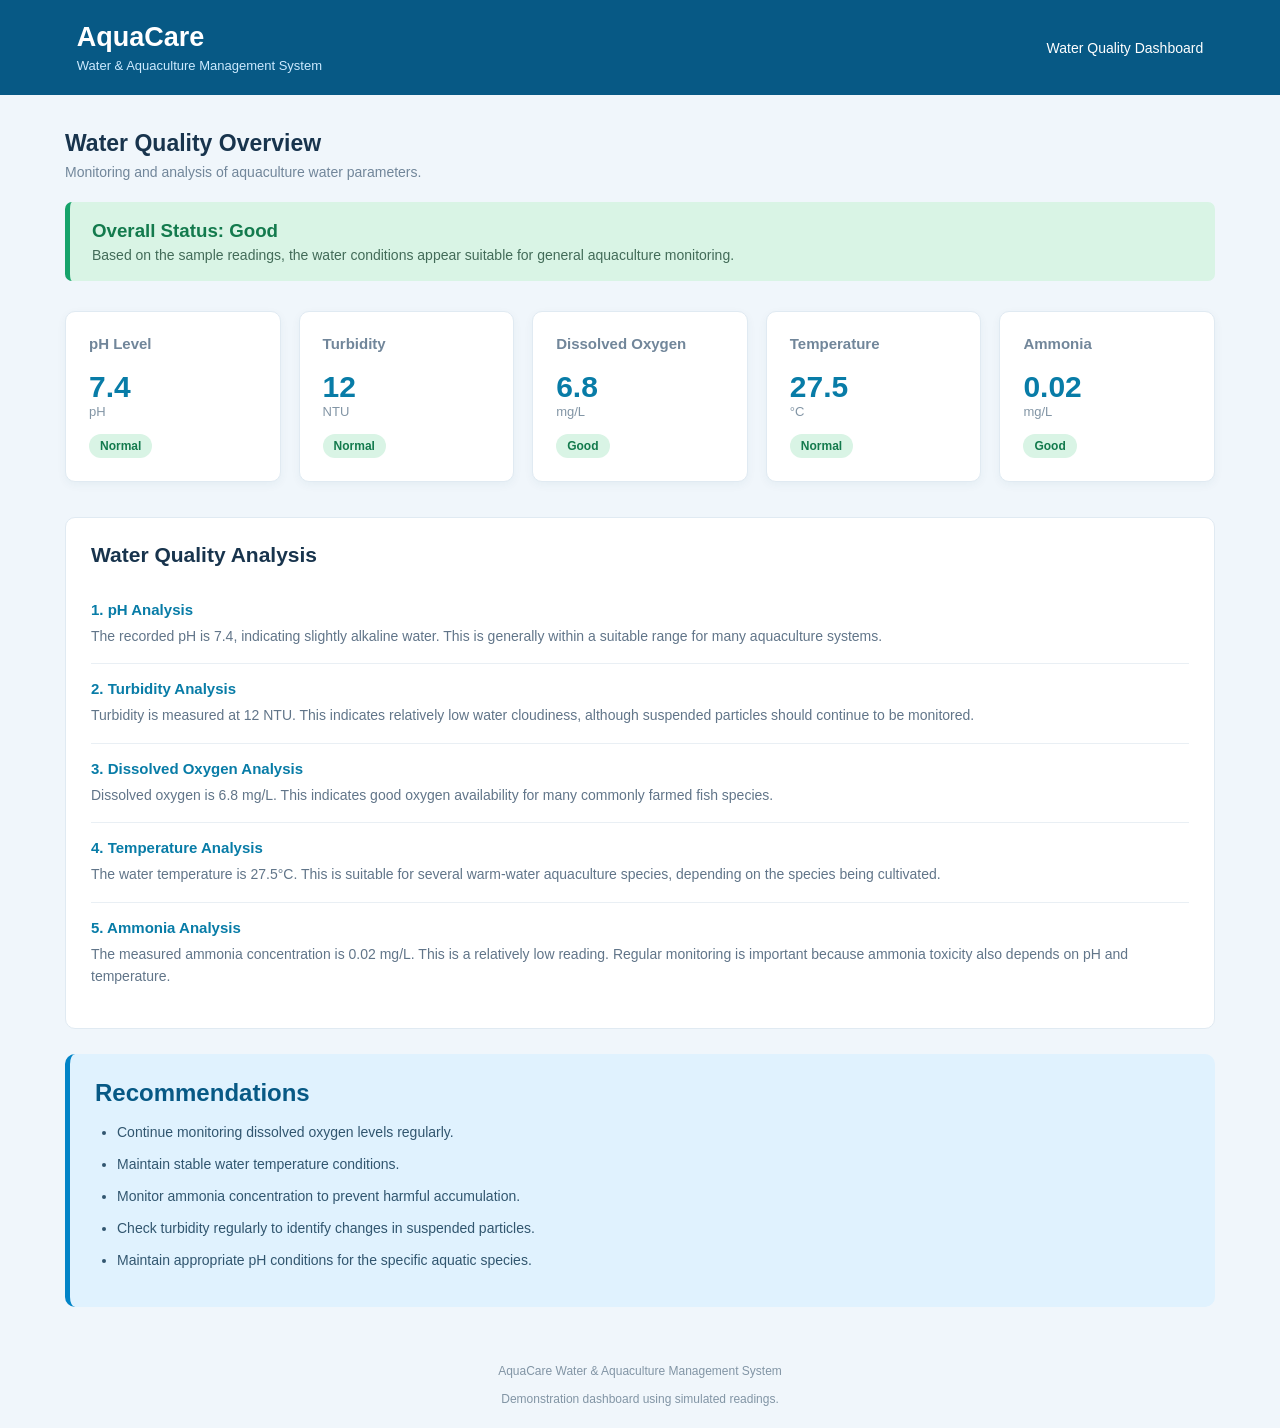
<file: Website/index.html>
<!DOCTYPE html>
<html lang="en">
<head>
    <meta charset="UTF-8">
    <meta name="viewport" content="width=device-width, initial-scale=1.0">
    <title>AquaCare | Water Quality Dashboard</title>
    <link rel="stylesheet" href="style.css">
</head>
<body>
<header>
    <div>
        <h1>AquaCare</h1>
        <p>Water & Aquaculture Management System</p>
    </div>
    <div class="header-right">Water Quality Dashboard</div>
</header>

<main class="container">
    <section class="section-title">
        <h2>Water Quality Overview</h2>
        <p>Monitoring and analysis of aquaculture water parameters.</p>
    </section>

    <section class="status-box">
        <h3>Overall Status: Good</h3>
        <p>Based on the sample readings, the water conditions appear suitable for general aquaculture monitoring.</p>
    </section>

    <section class="cards">
        <article class="card">
            <h3>pH Level</h3>
            <div class="value">7.4</div>
            <div class="unit">pH</div>
            <span class="card-status">Normal</span>
        </article>
        <article class="card">
            <h3>Turbidity</h3>
            <div class="value">12</div>
            <div class="unit">NTU</div>
            <span class="card-status">Normal</span>
        </article>
        <article class="card">
            <h3>Dissolved Oxygen</h3>
            <div class="value">6.8</div>
            <div class="unit">mg/L</div>
            <span class="card-status">Good</span>
        </article>
        <article class="card">
            <h3>Temperature</h3>
            <div class="value">27.5</div>
            <div class="unit">°C</div>
            <span class="card-status">Normal</span>
        </article>
        <article class="card">
            <h3>Ammonia</h3>
            <div class="value">0.02</div>
            <div class="unit">mg/L</div>
            <span class="card-status">Good</span>
        </article>
    </section>

    <section class="analysis-section">
        <h2>Water Quality Analysis</h2>
        <article class="analysis-item">
            <h3>1. pH Analysis</h3>
            <p>The recorded pH is 7.4, indicating slightly alkaline water. This is generally within a suitable range for many aquaculture systems.</p>
        </article>
        <article class="analysis-item">
            <h3>2. Turbidity Analysis</h3>
            <p>Turbidity is measured at 12 NTU. This indicates relatively low water cloudiness, although suspended particles should continue to be monitored.</p>
        </article>
        <article class="analysis-item">
            <h3>3. Dissolved Oxygen Analysis</h3>
            <p>Dissolved oxygen is 6.8 mg/L. This indicates good oxygen availability for many commonly farmed fish species.</p>
        </article>
        <article class="analysis-item">
            <h3>4. Temperature Analysis</h3>
            <p>The water temperature is 27.5°C. This is suitable for several warm-water aquaculture species, depending on the species being cultivated.</p>
        </article>
        <article class="analysis-item">
            <h3>5. Ammonia Analysis</h3>
            <p>The measured ammonia concentration is 0.02 mg/L. This is a relatively low reading. Regular monitoring is important because ammonia toxicity also depends on pH and temperature.</p>
        </article>
    </section>

    <section class="recommendations">
        <h2>Recommendations</h2>
        <ul>
            <li>Continue monitoring dissolved oxygen levels regularly.</li>
            <li>Maintain stable water temperature conditions.</li>
            <li>Monitor ammonia concentration to prevent harmful accumulation.</li>
            <li>Check turbidity regularly to identify changes in suspended particles.</li>
            <li>Maintain appropriate pH conditions for the specific aquatic species.</li>
        </ul>
    </section>
</main>

<footer>
    AquaCare Water & Aquaculture Management System<br><br>
    Demonstration dashboard using simulated readings.
</footer>
</body>
</html>
</file>
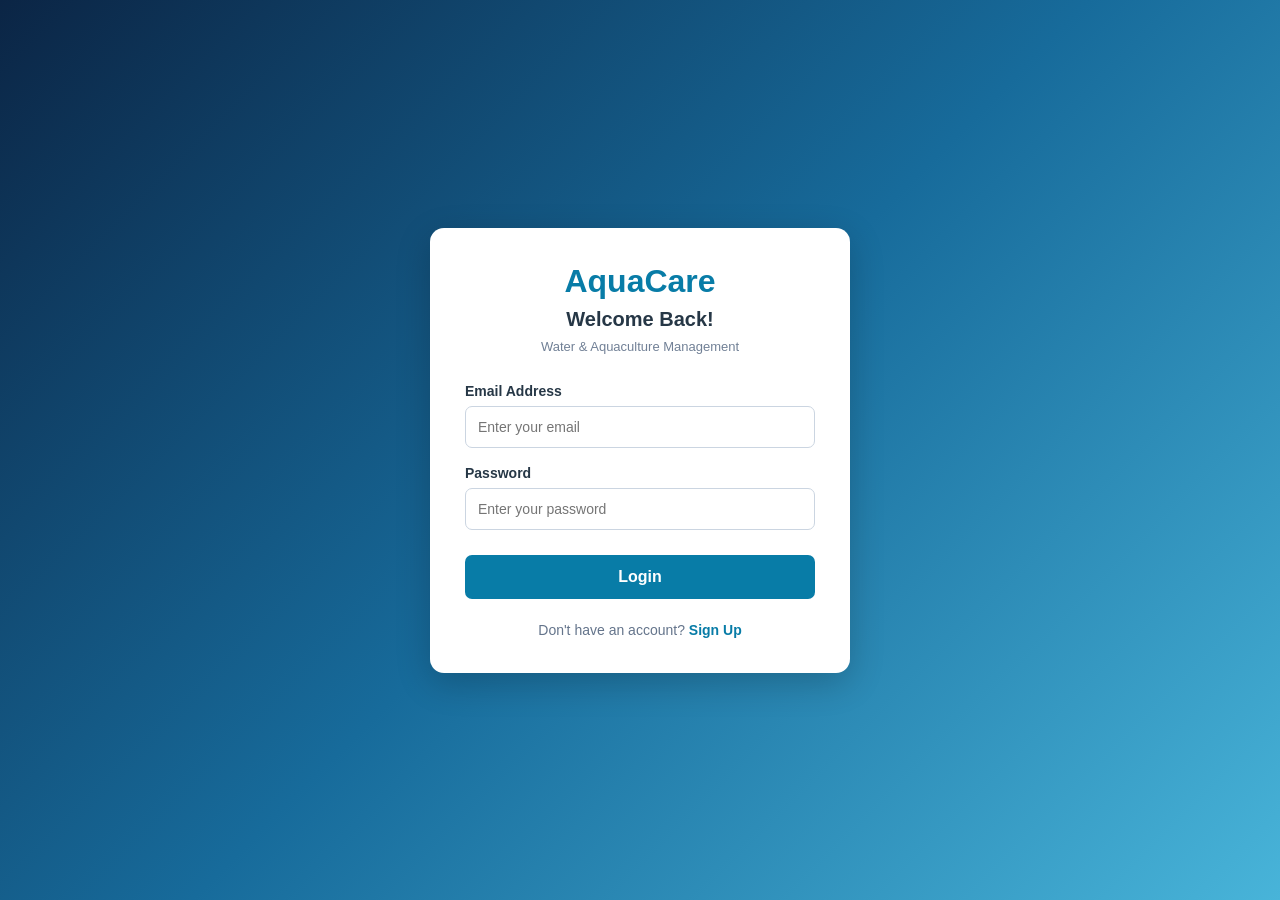
<file: Authentication/login.html>
<!DOCTYPE html>
<html lang="en">
<head>
    <meta charset="UTF-8">
    <meta name="viewport" content="width=device-width, initial-scale=1.0">
    <title>Login | AquaCare</title>
    <link rel="stylesheet" href="AuthStyle.css">
</head>
<body>

    <div class="signup-container">

        <div class="signup-header">
            <h1>AquaCare</h1>
            <p>Welcome Back!</p>
            <span>Water & Aquaculture Management</span>
        </div>

        <form id="loginForm">

            <div class="input-group">
                <label for="email">Email Address</label>
                <input
                    type="email"
                    id="email"
                    name="email"
                    placeholder="Enter your email"
                    required>
            </div>

            <div class="input-group">
                <label for="password">Password</label>
                <input
                    type="password"
                    id="password"
                    name="password"
                    placeholder="Enter your password"
                    required>
            </div>

            <button type="submit">Login</button>

            <p id="message"></p>

        </form>

        <div class="login-link">
            Don't have an account?
            <a href="signup.html">Sign Up</a>
        </div>

    </div>
<script src="login.js"></script>
</body>
</html>
</file>
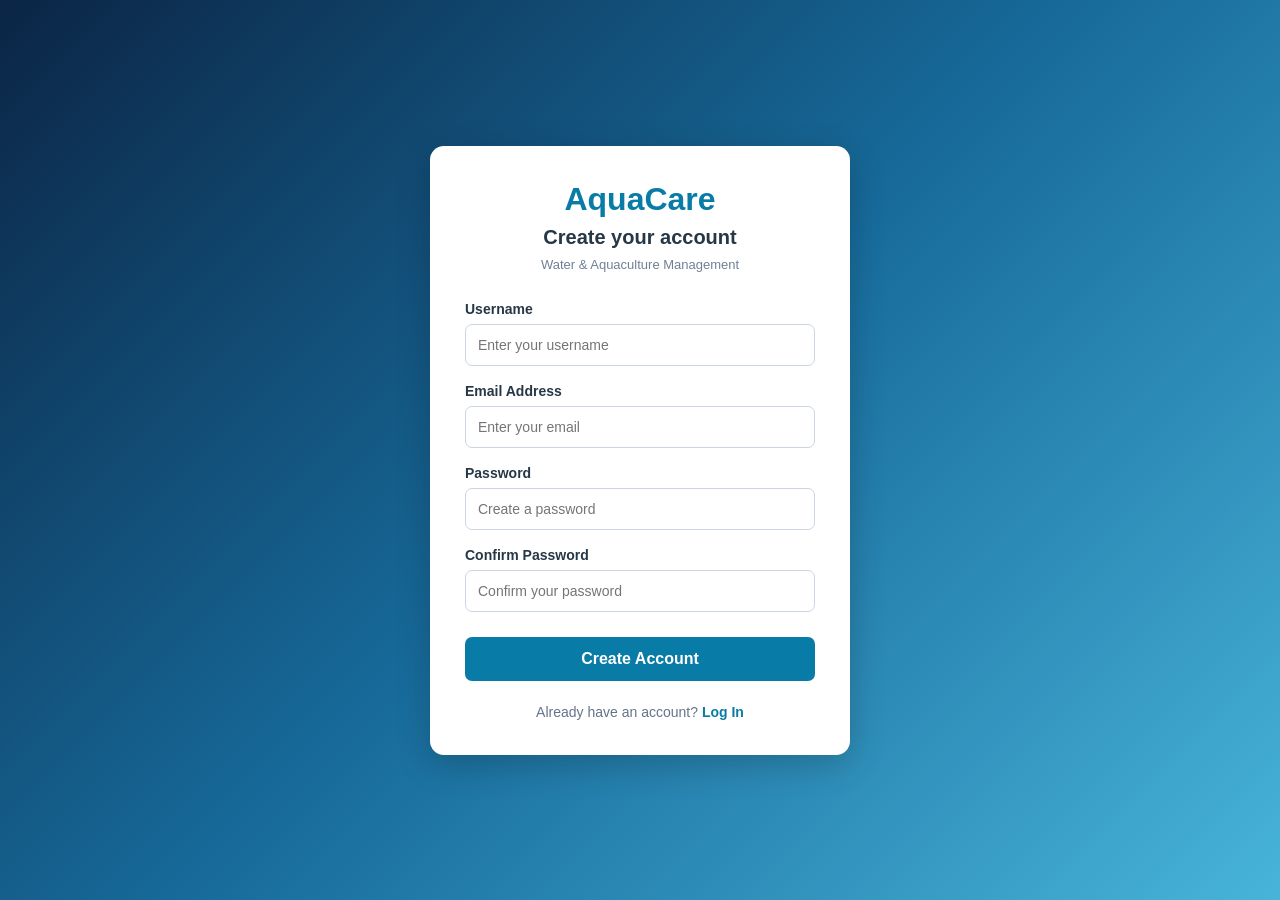
<file: Authentication/signup.html>
<!DOCTYPE html>
<html lang="en">
<head>
    <meta charset="UTF-8">
    <meta name="viewport" content="width=device-width, initial-scale=1.0">
    <title>Sign Up | AquaCare</title>
    <link rel="stylesheet" href="AuthStyle.css">
</head>
<body>

    <div class="signup-container">

        <div class="signup-header">
            <h1>AquaCare</h1>
            <p>Create your account</p>
            <span>Water & Aquaculture Management</span>
        </div>

        <form id="signupForm">

            <div class="input-group">
                <label for="username">Username</label>
                <input type="text" id="username" name="username"
                       placeholder="Enter your username" required>
            </div>

            <div class="input-group">
                <label for="email">Email Address</label>
                <input type="email" id="email" name="email"
                       placeholder="Enter your email" required>
            </div>

            <div class="input-group">
                <label for="password">Password</label>
                <input type="password" id="password" name="password"
                       placeholder="Create a password" required>
            </div>

            <div class="input-group">
                <label for="confirmPassword">Confirm Password</label>
                <input type="password" id="confirmPassword"
                       name="confirmPassword"
                       placeholder="Confirm your password" required>
            </div>

            <button type="submit">Create Account</button>

            <p id="message"></p>

        </form>

        <div class="login-link">
            Already have an account?
            <a href="login.html">Log In</a>
        </div>

    </div>
<script src="signup.js"></script>
</body>
</html>
</file>
<file: Website/style.css>
* {
    margin: 0;
    padding: 0;
    box-sizing: border-box;
}

body {
    font-family: Arial, sans-serif;
    background: #f0f6fb;
    color: #18344d;
}

/* Header */
header {
    background: #075985;
    color: white;
    padding: 22px 6%;
    display: flex;
    justify-content: space-between;
    align-items: center;
}

header h1 {
    font-size: 27px;
}

header p {
    font-size: 13px;
    margin-top: 5px;
    color: #cceaff;
}

.header-right {
    font-size: 14px;
}

/* Main content */
.container {
    max-width: 1200px;
    margin: auto;
    padding: 35px 25px;
}

.section-title {
    margin-bottom: 22px;
}

.section-title h2 {
    font-size: 23px;
    margin-bottom: 7px;
}

.section-title p {
    color: #71869a;
    font-size: 14px;
}

/* Overall status */
.status-box {
    background: #d9f4e5;
    border-left: 5px solid #16a36a;
    padding: 18px 22px;
    border-radius: 7px;
    margin-bottom: 30px;
}

.status-box h3 {
    color: #137a4d;
    margin-bottom: 5px;
}

.status-box p {
    color: #426b58;
    font-size: 14px;
}

/* Parameter cards */
.cards {
    display: grid;
    grid-template-columns: repeat(auto-fit, minmax(190px, 1fr));
    gap: 18px;
    margin-bottom: 35px;
}

.card {
    background: white;
    padding: 23px;
    border-radius: 10px;
    border: 1px solid #e0eaf2;
    box-shadow: 0 3px 10px rgba(20, 70, 100, 0.05);
}

.card h3 {
    color: #71869a;
    font-size: 15px;
    margin-bottom: 18px;
}

.value {
    font-size: 30px;
    font-weight: bold;
    color: #087ca7;
}

.unit {
    font-size: 13px;
    color: #8295a5;
}

.card-status {
    display: inline-block;
    margin-top: 15px;
    padding: 5px 11px;
    border-radius: 20px;
    background: #d9f4e5;
    color: #137a4d;
    font-size: 12px;
    font-weight: bold;
}

/* Analysis */
.analysis-section {
    background: white;
    padding: 25px;
    border-radius: 10px;
    border: 1px solid #e0eaf2;
    margin-bottom: 25px;
}

.analysis-section h2 {
    margin-bottom: 18px;
    font-size: 21px;
}

.analysis-item {
    padding: 16px 0;
    border-bottom: 1px solid #e9eff4;
}

.analysis-item:last-child {
    border-bottom: none;
}

.analysis-item h3 {
    color: #087ca7;
    font-size: 15px;
    margin-bottom: 7px;
}

.analysis-item p {
    color: #617589;
    font-size: 14px;
    line-height: 1.6;
}

/* Recommendations */
.recommendations {
    background: #e0f2fe;
    padding: 25px;
    border-radius: 10px;
    border-left: 5px solid #0284c7;
}

.recommendations h2 {
    margin-bottom: 15px;
    color: #075985;
}

.recommendations ul {
    padding-left: 22px;
}

.recommendations li {
    margin-bottom: 11px;
    color: #31566f;
    font-size: 14px;
    line-height: 1.5;
}

/* Footer */
footer {
    text-align: center;
    padding: 22px;
    color: #8295a5;
    font-size: 12px;
}

/* Mobile layout */
@media (max-width: 600px) {
    header {
        flex-direction: column;
        align-items: flex-start;
        gap: 12px;
    }

    .container {
        padding: 25px 15px;
    }
}
</file>
<file: Authentication/AuthStyle.css>
* {
    margin: 0;
    padding: 0;
    box-sizing: border-box;
}

body {
    font-family: Arial, sans-serif;
    min-height: 100vh;
    display: flex;
    justify-content: center;
    align-items: center;
    background: linear-gradient(135deg, #0b2545, #176b9b, #48b4d9);
    padding: 20px;
}

.signup-container {
    width: 100%;
    max-width: 420px;
    background: white;
    padding: 35px;
    border-radius: 14px;
    box-shadow: 0 10px 35px rgba(0, 0, 0, 0.2);
}

.signup-header {
    text-align: center;
    margin-bottom: 28px;
}

.signup-header h1 {
    color: #087ca7;
    font-size: 32px;
    margin-bottom: 8px;
}

.signup-header p {
    color: #263746;
    font-size: 20px;
    font-weight: bold;
    margin-bottom: 6px;
}

.signup-header span {
    color: #718096;
    font-size: 13px;
}

.input-group {
    margin-bottom: 17px;
}

.input-group label {
    display: block;
    margin-bottom: 7px;
    color: #263746;
    font-size: 14px;
    font-weight: bold;
}

.input-group input {
    width: 100%;
    padding: 12px;
    border: 1px solid #cbd5e1;
    border-radius: 7px;
    font-size: 14px;
    outline: none;
    transition: 0.2s;
}

.input-group input:focus {
    border-color: #168aad;
    box-shadow: 0 0 5px rgba(22, 138, 173, 0.25);
}

button {
    width: 100%;
    padding: 13px;
    margin-top: 8px;
    background: #087ca7;
    color: white;
    border: none;
    border-radius: 7px;
    font-size: 16px;
    font-weight: bold;
    cursor: pointer;
    transition: 0.2s;
}

button:hover {
    background: #065f85;
}

#message {
    text-align: center;
    margin-top: 12px;
    font-size: 13px;
}

.login-link {
    text-align: center;
    margin-top: 23px;
    color: #64748b;
    font-size: 14px;
}

.login-link a {
    color: #087ca7;
    font-weight: bold;
    text-decoration: none;
}

.login-link a:hover {
    text-decoration: underline;
}
</file>
